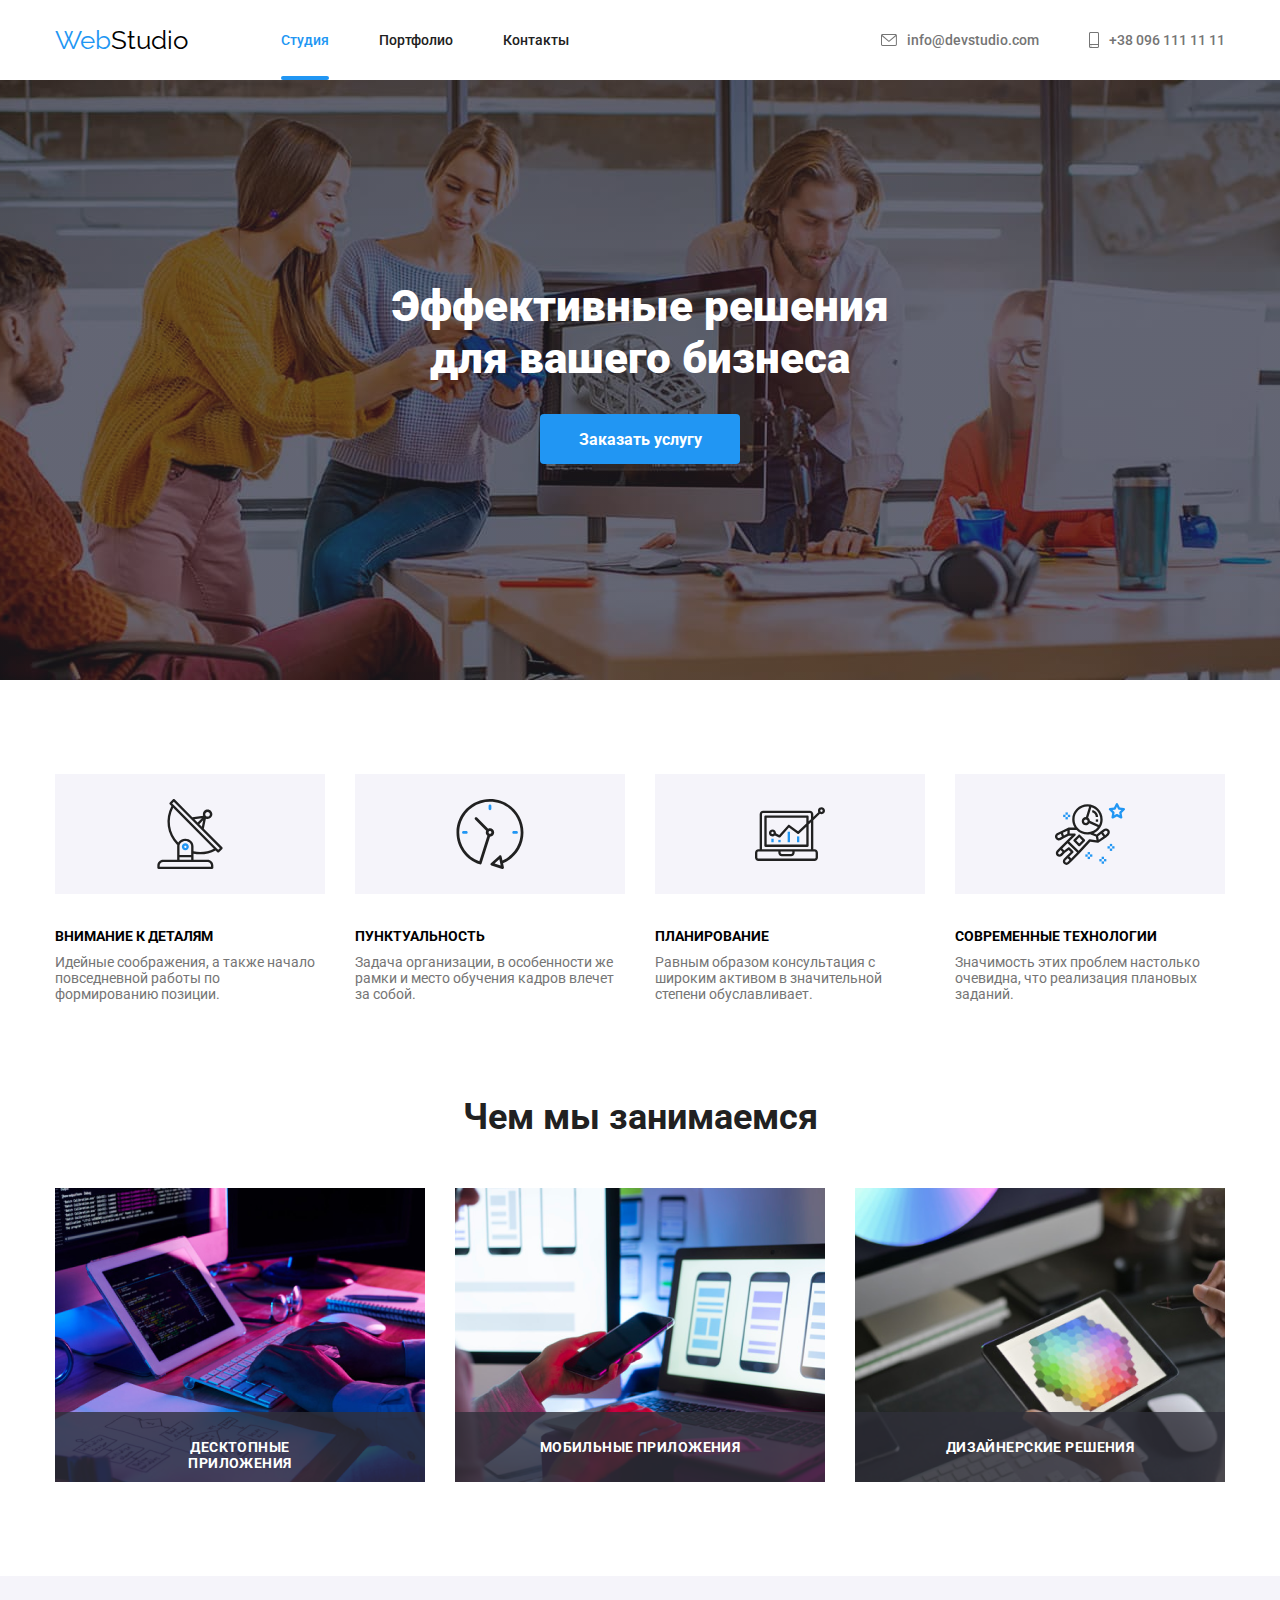
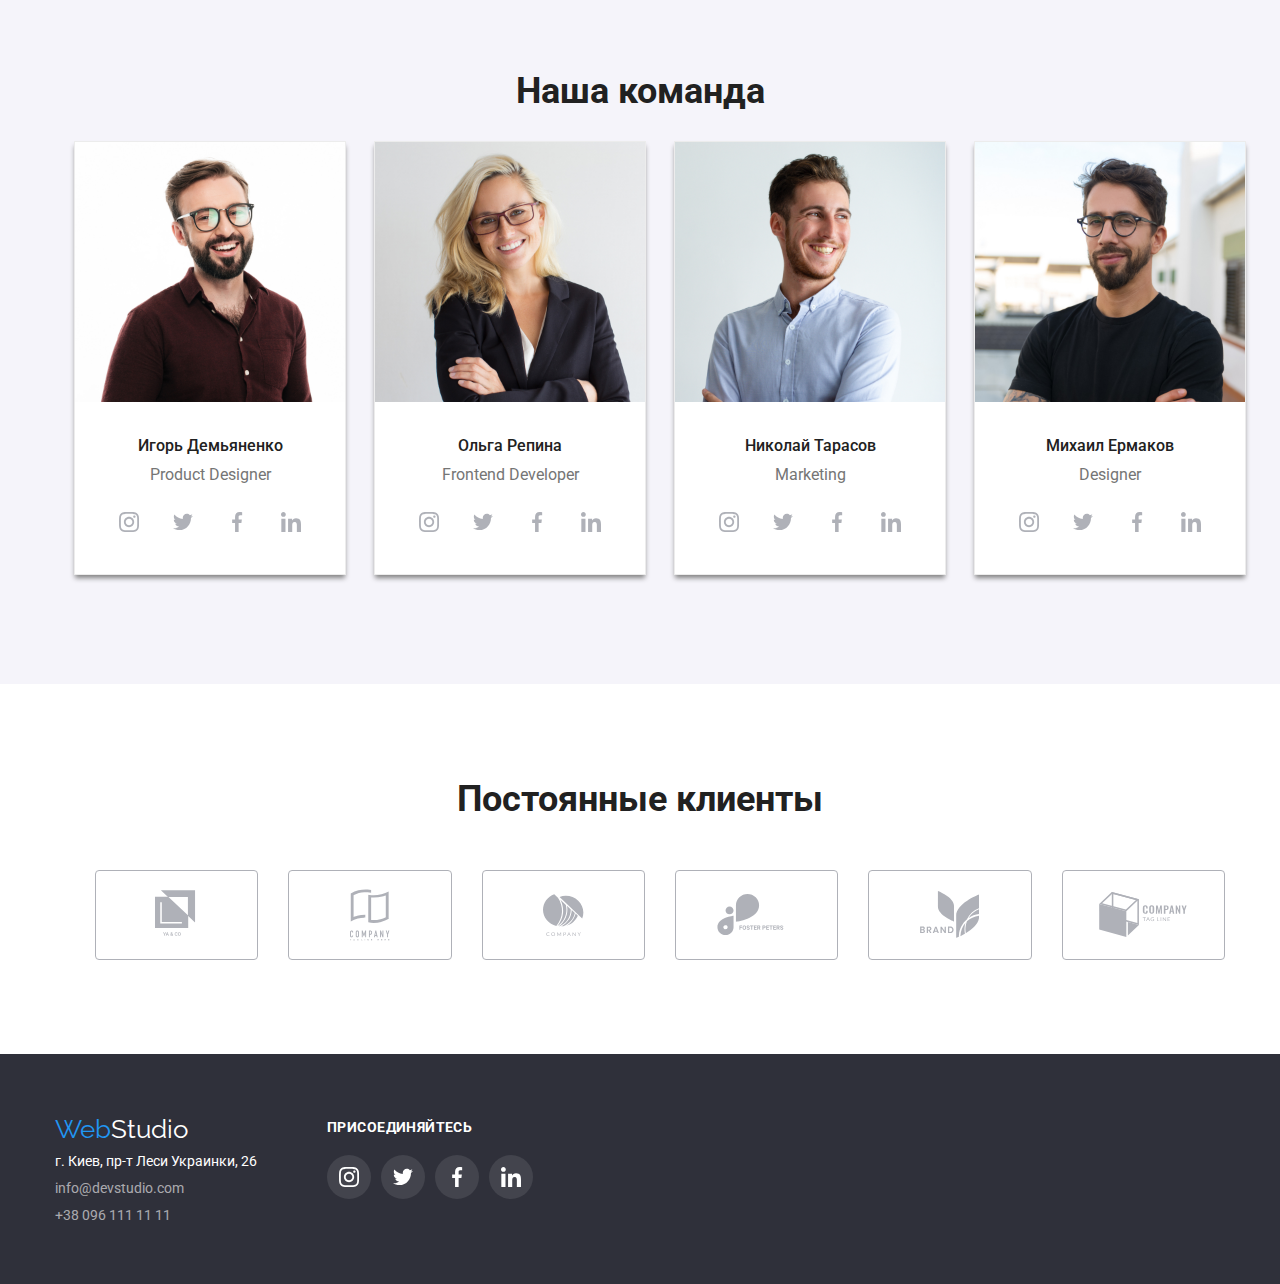
<file: index.html>
<!DOCTYPE html>
<html lang="ru">
<head>
  <meta charset="UTF-8">
  <meta name="viewport" content="width=device-width, initial-scale=1.0">
  <title>Студия</title>
  <link rel="stylesheet" href="styles.css">
<link rel="preconnect" href="https://fonts.gstatic.com">
<link href="https://fonts.googleapis.com/css2?family=Raleway:wght@700&family=Roboto:wght@400;500;700;900&display=swap"
  rel="stylesheet">
</head>
<body>
  <header id="header">
    <div class="container head">
    <nav class="logo">
    <a href="#"><span class="web">Web</span><span class="studio">Studio</span></a>
    <ul class="navigate">
    <li>
        
      <a href="index.html"class="stud" id="now-here">Студия</a>
    
    </li>
    <li><a href="portfolio.html">Портфолио</a></li>
    <li><a href="">Контакты</a></li>
    </ul>
    </nav>
    <ul class="contact">
    <li class="mail">
      <a href="mailto:info@devstudio.com">
      <svg class="mail-svg" width="16px" height=" 12px">
        <use href="./images/symbol-defs.svg#icon-mail">
        </use>
      </svg>
      info@devstudio.com</a></li>
    <li class="phone">
      <a href="callto:+380961111111">
      <svg class="phone-svg" width="10px" height=" 16px">
        <use href="./images/symbol-defs.svg#icon-phone" >
        </use>
      </svg>
     +38 096 111 11 11</a></li>
    </ul>
    </div>
  </header>
  <main>
  <section class="hero">
    <div class="container">
   <h1>Эффективные решения<br> для вашего бизнеса</h1>
     <button class="order " data-modal-open>Заказать услугу</button> 
      </div>
  </section>

  <section class="properties">
    <div class="container">
    <ul>
     
      <li><h3>ВНИМАНИЕ К ДЕТАЛЯМ</h3> <p>Идейные соображения, а также начало повседневной работы по формированию позиции.</p></li>
        <li>
          <h3>ПУНКТУАЛЬНОСТЬ</h3> <p>Задача организации, в особенности же рамки и место обучения кадров влечет за собой.</p>
        </li>
        <li>
          <h3>ПЛАНИРОВАНИЕ</h3><p>Равным образом консультация с широким активом в значительной степени обуславливает.</p> 
        </li>
        <li>
          <h3>СОВРЕМЕННЫЕ ТЕХНОЛОГИИ</h3><p>Значимость этих проблем настолько очевидна, что реализация плановых заданий.</p> 
        </li>
    </ul>
    </div>
  </section>
 
  <section class="work">
    <div class="container">
    <h2>Чем мы занимаемся</h2>
    <ul>
      <li><div class="our-works">
        <img src = "images/img.png" alt="Работа" width="370">
        <p class="example">ДЕСКТОПНЫЕ ПРИЛОЖЕНИЯ</p>
        </div>
      </li>
      <li> <div class="our-works">
        <img src="images/img2.png" alt="Работа" width="370">
        <p class="example">МОБИЛЬНЫЕ ПРИЛОЖЕНИЯ</p>
        </div>
      </li>
      <li><div class="our-works">
        <img src="images/img3.png" alt="Работа" width="370">
        <p class="example">ДИЗАЙНЕРСКИЕ РЕШЕНИЯ</p>
        </div>
      </li>
    </ul>
  </div>
  </section>

  <section class="our-team">
    <div class="container">
    <h2>
      Наша команда
    </h2>
    <ul>
      <li class="person">
        <img src="images/im1.jpg" width="270" alt="Игорь">
        <div class="card-text">
        <h3>Игорь Демьяненко</h3>
         <p>Product Designer</p>
          <ul class="icon-block">
            <li class="icon-card">
              <a href="" class="icon-link">
                <svg class="icon-svg wh" width="20px" height="20px">
                  <use href="./images/symbol-defs.svg#icon-inst">
                  </use>
                </svg>
              </a>
            </li>
            <li class="icon-card">
              <a href="" class="icon-link">
                <svg class="icon-svg wh" width="20px" height=" 16.25px">
                  <use href="./images/symbol-defs.svg#icon-twitter">
                  </use>
                </svg>
              </a>
            </li>
            <li class="icon-card">
              <a href="" class="icon-link">
                <svg class="icon-svg wh" width="10px" height="20px">
                  <use href="./images/symbol-defs.svg#icon-facebook">
                  </use>
                </svg>
              </a>
            </li>
          
            <li class="icon-card">
              <a href="" class="icon-link">
                <svg class="icon-svg wh" width="20px" height="20px">
                  <use href="./images/symbol-defs.svg#icon-linkedin">
                  </use>
                </svg>
              </a>
            </li>
          
          </ul>
         </div>
      </li>
   
      <li class="person">
        <img src="images/im2.jpg" width="270" alt="Ольга">
        <div class="card-text">
        <h3>Ольга Репина</h3>
         <p>Frontend Developer</p> 
          <ul class="icon-block">
            <li class="icon-card">
              <a  href="" class="icon-link">
                <svg class="icon-svg wh" width="20px" height="20px">
                  <use href="./images/symbol-defs.svg#icon-inst">
                  </use>
                </svg>
              </a>
            </li>
            <li class="icon-card">
              <a href="" class="icon-link">
                <svg class="icon-svg wh" width="20px" height=" 16.25px">
                  <use href="./images/symbol-defs.svg#icon-twitter">
                  </use>
                </svg>
              </a>
            </li>
            <li class="icon-card">
              <a href="" class="icon-link">
                <svg class="icon-svg wh" width="10px" height="20px">
                  <use href="./images/symbol-defs.svg#icon-facebook">
                  </use>
                </svg>
              </a>
            </li>
          
            <li class="icon-card">
              <a href="" class="icon-link">
                <svg class="icon-svg wh" width="20px" height="20px">
                  <use href="./images/symbol-defs.svg#icon-linkedin">
                  </use>
                </svg>
              </a>
            </li>
          
          </ul>
         </div>
      </li>
 
   
      <li class="person">
        <img src="images/im3.jpg" width="270" alt="Николай">
        <div class="card-text">
        <h3>Николай Тарасов</h3>
       <p>Marketing</p> 
        <ul class="icon-block">
          <li class="icon-card">
            <a href="" class="icon-link">
              <svg class="icon-svg wh" width="20px" height="20px">
                <use href="./images/symbol-defs.svg#icon-inst">
                </use>
              </svg>
            </a>
          </li>
          <li class="icon-card">
            <a href="" class="icon-link">
              <svg class="icon-svg wh" width="20px" height=" 16.25px">
                <use href="./images/symbol-defs.svg#icon-twitter">
                </use>
              </svg>
            </a>
          </li>
          <li class="icon-card">
            <a href="" class="icon-link">
              <svg class="icon-svg wh" width="10px" height="20px">
                <use href="./images/symbol-defs.svg#icon-facebook">
                </use>
              </svg>
            </a>
          </li>
        
          <li class="icon-card">
            <a href="" class="icon-link">
              <svg class="icon-svg wh" width="20px" height="20px">
                <use href="./images/symbol-defs.svg#icon-linkedin">
                </use>
              </svg>
            </a>
          </li>
        
        </ul>
       </div>
      </li>

    
      <li class="person">
        <img src="images/im4.jpg" width="270" alt="Михаил">
       <div class="card-text"> 
         <h3>Михаил Ермаков</h3>
        <p>Designer</p> 
      
      <ul class="icon-block">
        <li class="icon-card" >
          <a href="" class="icon-link">
            <svg class="icon-svg wh" width="20px" height="20px">
              <use href="./images/symbol-defs.svg#icon-inst">
              </use>
            </svg>
          </a>
        </li >
          <li class="icon-card">
            <a href="" class="icon-link">
            <svg class="icon-svg wh" width="20px" height=" 16.25px">
              <use href="./images/symbol-defs.svg#icon-twitter">
              </use>
            </svg>
          </a>
        </li>
      <li class="icon-card">
        <a href="" class="icon-link">
          <svg class="icon-svg wh" width="10px" height="20px">
            <use href="./images/symbol-defs.svg#icon-facebook">
            </use>
          </svg>
        </a>
      </li>
        
       <li class="icon-card">
        <a href="" class="icon-link">
          <svg class="icon-svg wh" width="20px" height="20px">
            <use href="./images/symbol-defs.svg#icon-linkedin">
            </use>
          </svg>
        </a>
       </li>
      
      </ul>
      </div>
      </li>
      </ul>
  </section>

  <section class="clients">
    <div class="container">
      <h2>Постоянные клиенты</h2>
      <ul class="clients-list">
        
        <li class="client-li">
          <a href="" class="clients-link">
          <svg class="clients-icon" width="44.27" height="49.23">
            <use href="./images/symbol-defs.svg#icon-logo1">
            </use>
          </svg>
        </a>
        </li>
       
       
        <li class="client-li">
          <a href="" class="clients-link">
            <svg class="clients-icon"  width="40" height="52">
              <use href="./images/symbol-defs.svg#icon-logo2">
              </use>
            </svg>
            </a>
        </li>
       
        
        <li class="client-li">
        <a href="" class="clients-link">
            <svg class="clients-icon" width="41" height="42.6">
              <use href="./images/symbol-defs.svg#icon-logo3">
              </use>
            </svg>
            </a>
        </li>
        
        
        <li class="client-li">
          <a href="" class="clients-link">
            <svg class="clients-icon" width="79.66" height="42.02">
              <use href="./images/symbol-defs.svg#icon-logo4">
              </use>
            </svg>
            </a>
        </li>
       
        
        <li class="client-li">
      <a href="" class="clients-link">
            <svg class="clients-icon" width="59" height="47">
              <use href="./images/symbol-defs.svg#icon-logo5">
              </use>
            </svg>
            </a>
        </li>
  
       
        <li class="client-li">
        <a href="" class="clients-link">
            <svg class="clients-icon" width="88.48" height="45.44">
              <use href="./images/symbol-defs.svg#icon-logo6">
              </use>
            </svg>
            </a>
        </li>
     
      </ul>
    </div>
  </section>
  </div>
  </main>

<footer id="footer">
  <div class="container">
    <div class="wrap">
      <address>
        <div class="left">
          <a href="" class="footer-logo"><span class="web">Web</span><span class="studio2">Studio</span></a>
          <p>г. Киев, пр-т Леси Украинки, 26</p>
          <a href="mailto:info@devstudio.com">info@devstudio.com</a><br>
          <a href="callto:+380961111111">+38 096 111 11 11</a>
        </div>

      </address>
      <div class="right">
        <p class=>ПРИСОЕДИНЯЙТЕСЬ</p>
        <ul class="icon-footer">
          <li class="icon-card">
            <a href="" class="icon-link deb">
              <svg class="icon-svg debb" width="20px" height="20px">
                <use href="./images/symbol-defs.svg#icon-inst">
                </use>
              </svg>
            </a>
          </li>
          <li class="icon-card">
            <a href="" class="icon-link deb">
              <svg class="icon-svg debb" width="20px" height=" 16.25px">
                <use href="./images/symbol-defs.svg#icon-twitter">
                </use>
              </svg>
            </a>
          </li>
          <li class="icon-card">
            <a href="" class="icon-link deb">
              <svg class="icon-svg debb" width="10px" height="20px">
                <use href="./images/symbol-defs.svg#icon-facebook">
                </use>
              </svg>
            </a>
          </li>

          <li class="icon-card">
            <a href="" class="icon-link deb">
              <svg class="icon-svg debb" width="20px" height="20px">
                <use href="./images/symbol-defs.svg#icon-linkedin">
                </use>
              </svg>
            </a>
          </li>
      </div>
    </div>
  </div>
</footer>
  <div class="backdrop is-hidden  " data-modal>
    <div class="modal">
      <button data-modal-close  class="close ">
<svg  width="11px" height="11px">
  <use href="./images/symbol-defs2.svg#icon-close">
  </use>
</svg>
      </button>
    </div>
  </div>
  <script src="./js/modal.js"></script>
</body>
</html>
</file>
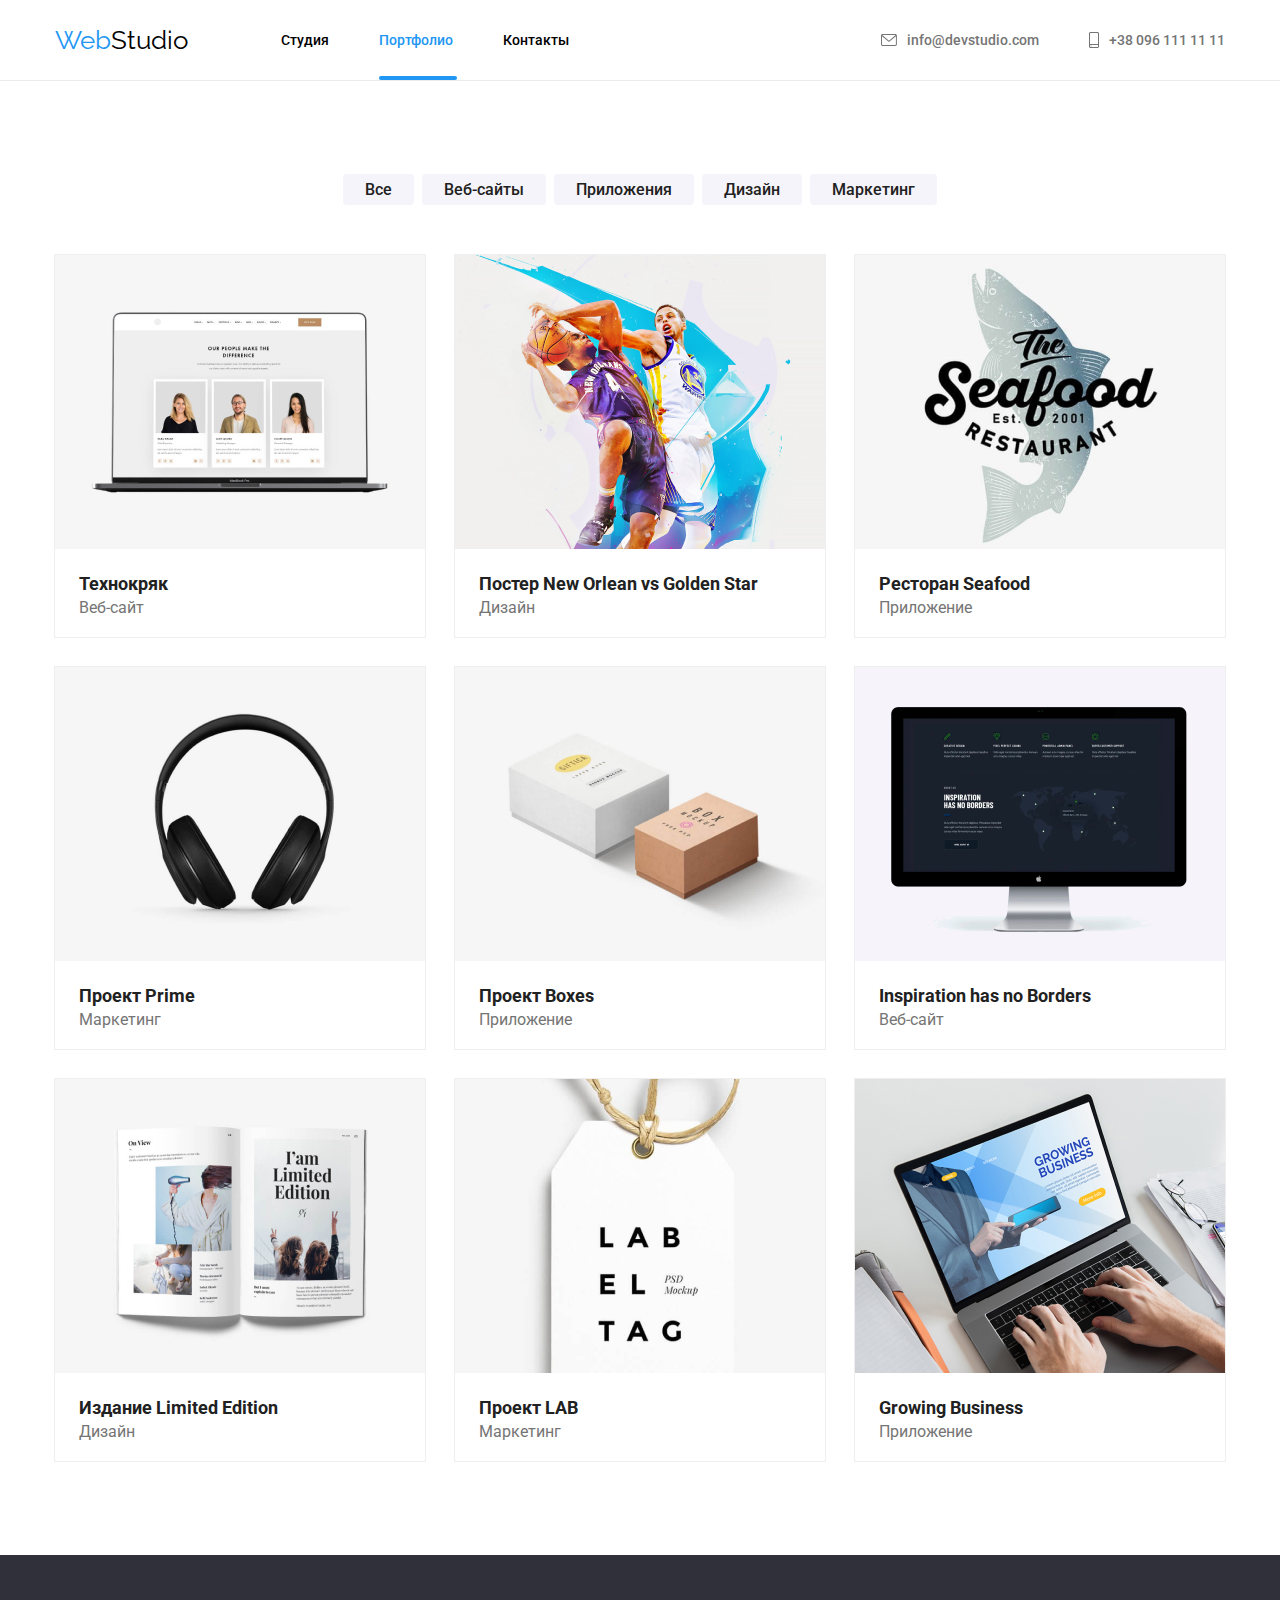
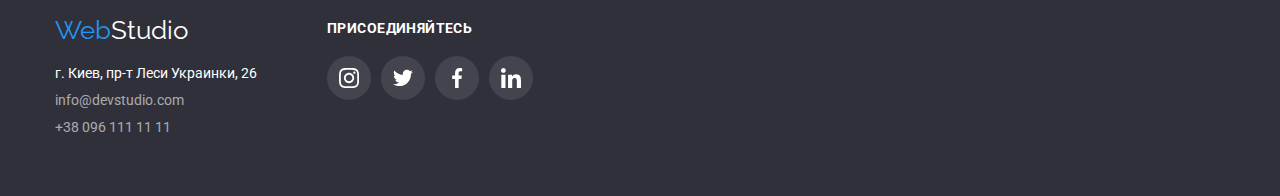
<file: portfolio.html>
<!DOCTYPE html>
<html lang="ru">

<head>
    <meta charset="UTF-8">
    <meta name="viewport" content="width=device-width, initial-scale=1.0">
    <link rel="stylesheet" href="styles2.css">
    <link rel="preconnect" href="https://fonts.gstatic.com">
    <link
        href="https://fonts.googleapis.com/css2?family=Raleway:wght@700&family=Roboto:wght@400;500;700;900&display=swap"
        rel="stylesheet">
    <title>Портфолио</title>
    <header id="header">
        <div class="container head">
            <nav class="logo">
                <a href="#"><span class="web">Web</span><span class="studio">Studio</span></a>
                <ul class="navigat">
                    <li><a href="index.html">Студия</a></li>
                    <li>
                    
                        <a id="now-here" class="here" href="portfolio.html">Портфолио</a>
                   
                </li>
                    <li><a href="">Контакты</a></li>

                </ul>
            </nav>
            <ul class="contact">
                <li class="mail">
                    <a href="mailto:info@devstudio.com">
                    <svg width="16" height="12" class="mail-svg">
                        <use href="./images/symbol-defs.svg#icon-mail"></use>
                    </svg>
                    info@devstudio.com</a></li>
                <li class="phone">
                    <a href="callto:+380961111111">
                    <svg width="10px" height="16px" class="phone-svg">
                        <use href="./images/symbol-defs.svg#icon-phone"></use>
                    </svg>
                   +38 096 111 11 11</a></li>
            </ul>
        </div>
    </header>
    <main>
            <section class="buttons">
                <div class="container">
                <ul>
                    <li><button>Все</button></li>
                    <li><button>Веб-сайты</button></li>
                    <li><button>Приложения</button></li>
                    <li><button>Дизайн</button></li>
                    <li><button>Маркетинг</button></li>
                </ul>

            <h1>Портфолио</h1>
            <div class="works">
                <ul class="examples">

                        <li> 
                            
                            <a href="" class="link-description card">
                                <div class="description">
                                    <img src="./images/01.jpg" alt="Технокряк" width="370">
                                    
                                <p class="descrip">Технокряк это современная площадка распространения коронавируса.
                                     Компании используют эту платформу для цифрового
                                шпионажа и атак на защищённые сервера конкурентов.</p>
                                </div>
                            <div class="wk">
                            <h2>Технокряк</h2>
                            <p class="works-p">Веб-сайт</p>
                            </div>
                    </a>
                    </li>
 
                        
                        <li >
                            <a href="" class="link-description card">
                                <div class="description">
                            <img src="./images/02.jpg" alt="Постер New Orlean vs Golden Star" width="370">
                            <p class="descrip">Технокряк это современная площадка распространения коронавируса.
                                Компании используют эту платформу для цифрового
                                шпионажа и атак на защищённые сервера конкурентов.</p>
                            </div>
                            <div class="wk">
                            <h2>Постер New Orlean vs Golden Star</h2>
                            <p class="works-p">Дизайн</p>
                            </div>
                             </a>
                    </li>
          
                        <li>
                            <a href="" class="link-description card">
                                <div class="description">
                                <img src="./images/03.jpg" alt="Ресторан Seafood" width="370">
                                <p class="descrip">Технокряк это современная площадка распространения коронавируса.
                                    Компании используют эту платформу для цифрового
                                    шпионажа и атак на защищённые сервера конкурентов.</p>
                                </div>
                            <div class="wk">
                            <h2>Ресторан Seafood</h2>
                            <p class="works-p">Приложение</p>
                            </div>
                    </a>
                    </li>

                        <li >
                            <a href="" class="link-description card">
                                <div class="description">
                                <img src="./images/04.jpg" alt="Проект Prime" width="370">
                                <p class="descrip">Технокряк это современная площадка распространения коронавируса.
                                    Компании используют эту платформу для цифрового
                                    шпионажа и атак на защищённые сервера конкурентов.</p>
                                </div>
                            <div class="wk">
                            <h2>Проект Prime</h2>
                            <p class="works-p">Маркетинг</p>
                            </div>
                    </a>
                    </li>
      
                        <li >
                            <a href="" class="link-description card">
                                <div class="description">
                                    <img src="./images/05.jpg" alt="Проект Boxes" width="370">
                                    <p class="descrip">Технокряк это современная площадка распространения коронавируса.
                                        Компании используют эту платформу для цифрового
                                        шпионажа и атак на защищённые сервера конкурентов.</p>
                                </div>
                            <div class="wk">
                            <h2>Проект Boxes</h2>
                            <p class="works-p">Приложение</p>
                            </div>
                    </a>
                    </li>
     
                        <li >
                            <a href="" class="link-description card">
                                <div class="description">
                                <img src="./images/06.jpg" alt="Inspiration has no Borders" width="370">
                                <p class="descrip">Технокряк это современная площадка распространения коронавируса.
                                    Компании используют эту платформу для цифрового
                                    шпионажа и атак на защищённые сервера конкурентов.</p>
                                    </div>
                            <div class="wk">
                            <h2>Inspiration has no Borders</h2>
                            <p class="works-p">Веб-сайт</p>
                            </div>
                    </a>
                    </li>
        
                        <li >
                            <a href="" class="link-description card">
                                <div class="description">
                                <img src="./images/07.jpg" alt="Издание Limited Edition" width="370">
                                <p class="descrip">Технокряк это современная площадка распространения коронавируса.
                                    Компании используют эту платформу для цифрового
                                    шпионажа и атак на защищённые сервера конкурентов.</p>
                                </div>
                            <div class="wk">
                            <h2>Издание Limited Edition</h2>
                            <p class="works-p">Дизайн</p>
                            </div>
                    </a>
                    </li>

                        <li >

                            <a href="" class="link-description card">
                                <div class="description">
                                <img src="./images/08.jpg" alt="Проект LAB" width="370">
                                <p class="descrip">Технокряк это современная площадка распространения коронавируса.
                                    Компании используют эту платформу для цифрового
                                    шпионажа и атак на защищённые сервера конкурентов.</p>
                                    </div>
                            <div class="wk">
                            <h2>Проект LAB</h2>
                            <p class="works-p">Маркетинг</p>
                            </div>
                    </a>
                    </li>
         
                        <li >
                            <a href="" class="link-description card">
                                <div class="description">
                                <img src="./images/09.jpg" alt="Growing Business" width="370">
                                <p class="descrip">Технокряк это современная площадка распространения коронавируса.
                                    Компании используют эту платформу для цифрового
                                    шпионажа и атак на защищённые сервера конкурентов.</p>
                                    </div>
                            <div class="wk">
                            <h2>Growing Business</h2>
                            <p class="works-p">Приложение</p>
                            </div>
                    </a>
                    </li>
                </ul>
            </div>
            </section>
       
    </main>
    <footer id="footer">
        <div class="container">
            <div class="wrap">
            <div class="left">
           <a href="" class="footer-logo"><span class="web">Web</span><span class="studio2">Studio</span></a>
            <address class="addres">
                <p> г. Киев, пр-т Леси Украинки, 26</p>
                <a href="mailto:info@devstudio.com">info@devstudio.com</a> <br>
                <a href="callto:+380961111111">+38 096 111 11 11</a>
                </div>
               
        </address>
        <div class="right">
            <p>ПРИСОЕДИНЯЙТЕСЬ</p>
            <ul class="icon-list">
                <li class="icon-li">
                    <a href="" class="icon-link">
                        <svg width="20px" height="20px" class="icon-svg">
                            <use href="./images/symbol-defs.svg#icon-inst"></use>
                        </svg>
                    </a>
                </li>
                <li class="icon-li">
                    <a href="" class="icon-link">
                        <svg width="20px" height=" 16.25px" class="icon-svg">
                            <use href="./images/symbol-defs.svg#icon-twitter"></use>
                        </svg>
                    </a>
                </li>
                <li class="icon-li">
                    <a href="" class="icon-link">
                        <svg width="10px" height="20px" class="icon-svg">
                            <use href="./images/symbol-defs.svg#icon-facebook"></use>
                        </svg>
                    </a>
                </li>
                <li class="icon-li">
                    <a href="" class="icon-link">
                        <svg width="20px" height="20px" class="icon-svg">
                            <use href="./images/symbol-defs.svg#icon-linkedin"></use>
                        </svg>
                    </a>
                </li>
            </ul>
        
        
        
        </div>
        </div>
      
    </footer>
</head>
</body>

</html>
</file>
<file: styles.css>
:root {
  --black: #000000;
  --blue: #2196f3;
  --grey: #757575;
  --background: #2f303a;
  --white: #ffffff;
  --text: #212121;
  --team: #f5f4fa;
  --outline: #ececec;
  --icons: #afb1b8;
}
body {
  margin: 0;
}
* {
  font-family: "Roboto", sans-serif;
}
*,
*::before,
*::after {
  box-sizing: border-box;
}
#now-here {
  color: var(--blue);
}
.head {
  display: flex;
  align-items: center;
}
.head a {
  display: inline-block;
  padding-top: 32px;
  padding-bottom: 32px;
}

a {
  text-decoration: none;
}
#header {
  display: flex;
  align-items: center;
}
#header nav {
  display: flex;
  justify-content: center;
  align-items: center;
}
.logo > a {
  margin-right: 93px;
  padding-top: 24px;
  padding-bottom: 25px;
}

.navigate {
  display: flex;
  padding-left: 0;
  margin-top: 0;
  margin-bottom: 0;
}
.navigate li:not(:last-child) {
  margin-right: 50px;
}
.contact {
  display: flex;
  padding: 0;
  margin-left: auto;
  margin-top: 0;
  margin-bottom: 0;
}

.web {
  color: var(--blue);
  font-family: "Raleway", sans-serif;
  font-size: 26px;
}

.studio {
  color: var(--black);
  font-family: "Raleway", sans-serif;
  font-size: 26px;
}
.mail a {
  display: flex;
  align-items: center;
}
.phone a {
  display: flex;
  align-items: center;
}
.navigate a {
  color: var(--text);
  font-weight: 500;
  font-size: 14px;
  transition: color 250ms cubic-bezier(0.4, 0, 0.2, 1);
}
.navigate a:hover {
  color: var(--blue);
  font-weight: 500;
  font-size: 14px;
  transform: color(var(--blue));
}

.contact li:first-child {
  margin-right: 50px;
}
.contact a {
  color: var(--grey);
  font-weight: 500;
  font-size: 14px;
  transition: color 250ms cubic-bezier(0.4, 0, 0.2, 1);
}

.contact a:hover {
  color: var(--blue);
  font-weight: 500;
  font-size: 14px;
  transform: color(var(--blue));
}
ul {
  list-style-type: none;
  font-weight: 500;
}
h1 {
  margin: 0;
}
.img {
  display: block;
}
.hero {
  margin: 0 auto;
  max-width: 1600px;
  background: var(--background);
  padding-top: 200px;
  padding-bottom: 200px;
  background-image: linear-gradient(
      to right,
      rgba(47, 48, 58, 0.4),
      rgba(47, 48, 58, 0.4)
    ),
    url(./images/back.jpg);
  background-repeat: no-repeat;
  background-position: center;
  background-size: cover;
  height: 600px;
}

.hero h1 {
  font-size: 44px;
  color: var(--white);
  font-weight: 900;
  display: flex;
  align-items: center;
  justify-content: center;
  text-align: center;
  margin-bottom: 30px;
}
.order {
  justify-content: center;
  align-items: center;
  background: var(--blue);
  color: var(--white);
  text-decoration: none;
  border: none;
  border-radius: 4px;
  font-weight: 700;
  font-size: 16px;
  display: flex;
  margin-right: auto;
  margin-left: auto;
  width: 200px;
  height: 50px;
  cursor: pointer;
}

.properties h3 {
  font-weight: 700;
  font-size: 14px;
  color: var(--black);
  margin: 0;
  margin-bottom: 10px;
}
.properties p {
  font-weight: 400;
  font-size: 14px;
  color: var(--grey);
  margin: 0px;
}
.properties {
  padding-bottom: 94px;
  padding-top: 94px;
}
.properties ul {
  padding: 0;
  display: flex;
  align-content: center;
  margin: 0;
}
.properties li::before {
  background-color: var(--team);
  content: "";
  display: inline-block;
  width: 270px;
  height: 120px;
  background-position: 50% 50%;
  background-repeat: no-repeat;
  margin-bottom: 30px;
}
.properties li:nth-child(1)::before {
  background-image: url(./images/antenna.svg);
}
.properties li:nth-child(2)::before {
  background-image: url(./images/clock.svg);
}
.properties li:nth-child(3)::before {
  background-image: url(./images/diagram.svg);
}
.properties li:nth-child(4)::before {
  background-image: url(./images/astronaut.svg);
}

.properties li {
  width: 270px;
}
.properties li:not(:last-child) {
  margin-right: 30px;
}
.work {
  padding-bottom: 94px;
}
.work h2 {
  display: flex;
  justify-content: center;
  margin: 0px;
  margin-bottom: 50px;
  font-weight: 700;
  font-size: 36px;
  color: var(--text);
}
.work ul {
  align-content: center;
  display: flex;
  justify-content: center;
  padding: 0px;
  margin-top: 0;
  margin-bottom: 0;
}
.work li:not(:last-child) {
  margin-right: 30px;
}
.our-works {
  position: relative;
  height: 294px;
}
.our-works::before {
  position: absolute;
  content: "";
  width: 370px;
  height: 70px;
  background-color: #2f303a;
  opacity: 0.8;
  bottom: 0;
  right: 0;
}
.example {
  position: absolute;
  bottom: 0;
  left: 50%;
  transform: translate(-50%, 0);
  width: 205px;
  height: 16px;
  margin: 0;
  margin-bottom: 27px;

  font-family: Roboto;
  font-size: 14px;
  font-style: normal;
  font-weight: 700;
  line-height: 16px;
  letter-spacing: 0.03em;
  text-align: center;
  color: white;
}
.our-team {
  padding-top: 94px;
  padding-bottom: 94px;
  background-color: var(--team);
}

.our-team ul {
  display: flex;
  align-content: center;

  justify-content: center;
}
.person {
  box-shadow: 0px 4px 5px grey;
  margin-right: 30px;
  width: 270px;
  outline: 1px solid var(--outline);
  background-color: white;
}
.person:last-child {
  margin-right: 0;
  outline: 1px solid var(--outline);
  background-color: white;
}
.our-team h2 {
  font-weight: 700;
  font-size: 36px;
  color: var(--text);
  margin-top: 0;

  display: flex;
  justify-content: center;
}
.our-team h3 {
  font-weight: 500;
  font-size: 16px;
  color: var(--text);
  margin: 0;
  text-align: center;
}
.card-text {
  padding-bottom: 30px;
  padding-top: 30px;
  padding-left: 32px;
  padding-right: 32px;
}
.our-team p {
  margin: 0;
  margin-top: 10px;
  font-weight: 400;
  font-size: 16px;
  color: var(--grey);

  text-align: center;
}
.clients {
  padding-top: 94px;
  padding-bottom: 94px;
}

.studio2 {
  color: var(--white);
  font-family: "Raleway", sans-serif;
  font-size: 26px;
}
#footer {
  background: var(--background);
  padding-top: 60px;
  padding-bottom: 60px;
}
address p {
  color: var(--white);
  font-weight: 400;
  font-size: 14px;
  font-style: normal;
}

address a {
  color: rgba(255, 255, 255, 0.6);
  font-weight: 400;
  font-size: 14px;
  font-style: normal;
}

.footer-logo {
  display: block;
  margin-bottom: 20px;
}
address p {
  display: flex;
  margin-bottom: 9px;
  margin-top: 0;
}

address a:not(:last-child) {
  display: inline-block;
  margin-bottom: 9px;
}

.container {
  width: 1200px;
  padding: 0 15px;
  box-sizing: border-box;
  margin-left: auto;
  margin-right: auto;
}
.icon-block {
  padding: 0;
  margin-top: 16px;
}

.icon-card {
  color: var(--background);
  width: 44px;
  height: 44px;
  margin-right: 10px;
}
.icon-card:last-child {
  margin-right: 0;
}

.icon-svg {
  width: 20px;
  height: 20px;
  fill: var(--icons);
}

.icon-link {
  display: flex;
  align-items: center;
  justify-content: center;
  border-radius: 50%;
  width: 44px;
  height: 44px;
  transition: background-color 250ms cubic-bezier(0.4, 0, 0.2, 1);
}
.wh {
  transition: fill 250ms cubic-bezier(0.4, 0, 0.2, 1);
}
.icon-link:hover {
  background-color: var(--blue);
}

.icon-link:hover .wh {
  fill: var(--white);
}

.clients ul {
  display: flex;
}
.clients h2 {
  margin: 0;
  font-weight: 700;
  font-size: 36px;
  color: var(--text);
  margin-bottom: 50px;
  text-align: center;
}
.clients-list {
  margin: 0;
}
.client-li {
  width: 170px;
  height: 90px;
  border: 1px solid var(--icons);
  border-radius: 4px;
  margin-right: 30px;
  display: flex;
  align-items: center;
  justify-content: center;
  transition: border 250ms cubic-bezier(0.4, 0, 0.2, 1);
}
.client-li:last-child {
  margin-right: 0;
}
.client-li:hover {
  border: 1px solid var(--blue);
}
.clients-icon {
  fill: var(--icons);
  transition: fill 250ms cubic-bezier(0.4, 0, 0.2, 1);
}

.clients-link {
  display: flex;
  align-items: center;
  justify-content: center;
}

.client-li:hover .clients-icon {
  fill: var(--blue);
}
.icon-footer {
  display: flex;
  padding: 0;
}

address {
  display: flex;
}
.right {
  margin-left: 70px;
}
.right p {
  margin-bottom: 20px;
  font-family: Roboto;
  font-size: 14px;
  font-style: normal;
  font-weight: 700;
  line-height: 16px;
  letter-spacing: 0.03em;
  text-align: left;
  margin-top: 5px;
  color: var(--white);
}
.icon-footer {
  margin: 0;
}

.deb {
  background-color: #43444d;
}

.debb {
  fill: white;
}

.tt:hover .deb {
  background-color: var(--blue);
}

.mail-svg {
  fill: var(--grey);
  margin-right: 10px;
  transition: fill 250ms cubic-bezier(0.4, 0, 0.2, 1);
}
.mail:hover .mail-svg {
  fill: var(--blue);
}

.phone-svg {
  fill: var(--grey);
  margin-right: 10px;
  transition: fill 250ms cubic-bezier(0.4, 0, 0.2, 1);
}

.phone:hover .phone-svg {
  fill: var(--blue);
}

.icon-card {
  width: 44px;
  height: 44px;
}

.backdrop {
  position: fixed;
  top: 0;
  left: 0;
  width: 100%;
  height: 100%;
  background-color: rgb(0, 0, 0, 0.5);
  opacity: 1;
  transition: opacity 250ms cubic-bezier(0.4, 0, 0.2, 1);
}
.backdrop.is-hidden {
  opacity: 0;
  pointer-events: none;
}

.backdrop.is-hidden .modal {
  transform: translate(-50%, -50%) scale(0.6);
}

.modal {
  position: absolute;
  left: 50%;
  top: 50%;
  transform: translate(-50%, -50%) scale(1);
  width: 528px;
  height: 581px;
  background-color: white;
  opacity: 1;
  transition: transform 250ms cubic-bezier(0.4, 0, 0.2, 1);
}

.close {
  position: absolute;
  top: 8px;
  right: 8px;
  width: 30px;
  height: 30px;
  border-radius: 50%;
  border: 1px solid rgba(0, 0, 0, 0.1);
  fill: var(--black);
  cursor: pointer;
  background-color: var(--white);
}

.stud {
  position: relative;
}

.stud::before {
  display: inline-block;
  position: absolute;
  content: "";
  width: 100%;
  height: 4px;
  background-color: var(--blue);
  bottom: 0;
  border-radius: 5px;
}

.wrap {
  display: flex;
}
</file>
<file: styles2.css>
:root {
  --black: #000000;
  --blue: #2196f3;
  --grey: #757575;
  --footer: #2f303a;
  --white: #ffffff;
  --button-background: #f5f4fa;
  --button-text: #212121;
  --outline: #ececec;
}
*,
*::before,
*::after {
  box-sizing: border-box;
}
* {
  font-family: "Roboto", sans-serif;
}

ul {
  list-style-type: none;
}
body {
  margin: 0px;
}
#header {
  outline: 1px solid #ececec;
}
.head {
  display: flex;
}

.head a {
  display: inline-block;
  padding-top: 32px;
  padding-bottom: 32px;
}
.head nav {
  display: flex;
  flex-direction: row;
  align-items: center;
}
.logo > a {
  margin-right: 93px;
  padding-top: 24px;
  padding-bottom: 25px;
}
.navigat a {
  color: var(--black);
  font-weight: 500;
  font-size: 14px;
  transition: color 250ms cubic-bezier(0.4, 0, 0.2, 1);
}
.navigat a:hover {
  color: var(--blue);
  font-size: 14px;
  transform: color(var(--blue));
}

.navigat {
  display: flex;
  padding: 0;
  margin-top: 0;
  margin-bottom: 0;
}

.navigat li:not(:last-child) {
  margin-right: 50px;
}
.web {
  color: var(--blue);
  font-family: "Raleway", sans-serif;
  font-size: 26px;
}

.studio {
  color: var(--black);
  font-family: "Raleway", sans-serif;
  font-size: 26px;
}

a {
  text-decoration: none;
}

#now-here {
  color: var(--blue);
  font-weight: 500;
  font-size: 14px;
}
.here {
  position: relative;
}
.here::before {
  position: absolute;
  content: "";
  height: 4px;
  width: 78px;
  background-color: var(--blue);
  bottom: 0;
  border-radius: 5px;
}
.mail-svg {
  fill: var(--grey);
  margin-right: 10px;
  transition: fill 250ms cubic-bezier(0.4, 0, 0.2, 1);
}
.mail:hover .mail-svg {
  fill: var(--blue);
}
.contact a {
  color: var(--grey);
  font-weight: 500;
  font-size: 14px;
  transition: color 250ms cubic-bezier(0.4, 0, 0.2, 1);
}

.contact a:hover {
  color: var(--blue);
  font-weight: 500;
  font-size: 14px;
  transform: color(var(--blue));
}
.mail a {
  display: flex;
  align-items: center;
}
.phone a {
  display: flex;
  align-items: center;
}
.phone-svg {
  fill: var(--grey);
  margin-right: 10px;
  transition: fill 250ms cubic-bezier(0.4, 0, 0.2, 1);
}
.phone:hover .phone-svg {
  fill: var(--blue);
}

.contact {
  display: flex;
  padding: 0;
  margin-left: auto;
  margin-top: 0;
  margin-bottom: 0;
}

.contact li:first-child {
  margin-right: 50px;
}
h1 {
  display: none;
}

.buttons li:last-child {
  margin-right: 0px;
}
.buttons li {
  margin-right: 8px;
}
.buttons {
  padding-top: 94px;
  padding-bottom: 94px;
}
.buttons ul {
  display: flex;
  flex-direction: row;
  justify-content: center;
  padding-left: 0;
  margin-left: 0;
  margin-top: 0;
  margin-bottom: 50px;
}

.buttons button {
  background-color: var(--button-background);
  color: var(--button-text);
  text-decoration: none;
  border: none;
  font-weight: 500;
  font-size: 16px;
  padding: 6px 22px;
  border-radius: 4px;
  transition: color 250ms cubic-bezier(0.4, 0, 0.2, 1),
    background-color 250ms cubic-bezier(0.4, 0, 0.2, 1),
    box-shadow 250ms cubic-bezier(0.4, 0, 0.2, 1);
}

.buttons button:focus {
  background: var(--blue);
  color: var(--white);
  text-decoration: none;
  border: none;
  font-weight: 500;
  font-size: 16px;
  box-shadow: 0px 2px 2px 0px rgba(0, 0, 0, 0.12),
    0px 1px 2px 0px rgba(0, 0, 0, 0.08), 0px 3px 1px 0px rgba(0, 0, 0, 0.1);
  cursor: pointer;
}
.buttons button:hover {
  background: var(--blue);
  color: var(--white);
  text-decoration: none;
  border: none;
  font-weight: 500;
  font-size: 16px;
  box-shadow: 0px 2px 2px 0px rgba(0, 0, 0, 0.12),
    0px 1px 2px 0px rgba(0, 0, 0, 0.08), 0px 3px 1px 0px rgba(0, 0, 0, 0.1);
  cursor: pointer;
}

.works ul {
  display: flex;
  flex-wrap: wrap;
  padding: 0px;
  justify-content: center;
  margin-bottom: 0;
  margin-top: 0;
}

.works li {
  margin: 0;
  margin-bottom: 30px;
  outline: 1px solid #eeeeee;
}
.works li:nth-child(3n + 2) {
  margin: 0 30px 30px;
}
.works li:nth-child(n + 7) {
  margin-bottom: 0;
}
.wk {
  padding-top: 20px;
  padding-bottom: 20px;

  padding-right: 24px;
  padding-left: 24px;
}
.examples h2 {
  color: var(--button-text);
  font-weight: 700;
  font-size: 18px;

  margin-bottom: 0px;
  margin-top: 0;
}
.works-p {
  color: var(--grey);
  font-weight: 400;
  font-size: 16px;
  margin-top: 4px;
  margin-bottom: 0px;
}

.studio2 {
  color: var(--white);
  font-family: "Raleway", sans-serif;
  font-size: 26px;
}

.addres p {
  color: var(--white);
  font-weight: 400;
  font-size: 14px;
  font-style: normal;
}

.addres a {
  color: rgba(255, 255, 255, 0.6);
  font-weight: 400;
  font-size: 14px;
  font-style: normal;
}
#footer {
  background: var(--footer);
  padding-top: 60px;
  padding-bottom: 60px;
}

.footer-logo {
  display: block;
  margin-bottom: 20px;
}

.addres p {
  display: flex;
  margin-bottom: 9px;
  margin-top: 0;
}

.addres a:not(:last-child) {
  display: inline-block;
  margin-bottom: 9px;
}

.container {
  width: 1200px;
  padding: 0 15px;
  box-sizing: border-box;
  margin-left: auto;
  margin-right: auto;
}

.wrap {
  display: flex;
}

.right {
  margin-left: 70px;
}
.right p {
  margin: 0;
}
.card {
  display: block;
  transition: box-shadow 250ms cubic-bezier(0.4, 0, 0.2, 1);
}
.card:hover {
  box-shadow: 1px 4px 6px 0px rgba(0, 0, 0, 0.16),
    0px 4px 4px 0px rgba(0, 0, 0, 0.06), 0px 1px 1px 0px rgba(0, 0, 0, 0.12);
}

.right p {
  font-family: Roboto;
  font-size: 14px;
  font-style: normal;
  font-weight: 700;
  line-height: 16px;
  letter-spacing: 0.03em;
  text-align: left;
  color: white;
  margin-bottom: 20px;
  margin-top: 5px;
}

.icon-list {
  display: flex;
  padding: 0;
}
.icon-svg {
  fill: white;
  width: 20px;
  height: 20px;
}
.icon-link {
  width: 44px;
  height: 44px;
  border-radius: 50%;
  align-items: center;
  justify-content: center;
  background-color: #43444d;
  display: flex;
  margin-right: 10px;
  transition: background-color 250ms cubic-bezier(0.4, 0, 0.2, 1);
}

.icon-link:hover {
  background-color: var(--blue);
}
.description {
  position: relative;
  overflow: hidden;
}
.descrip {
  position: absolute;
  transform: translate(-50%, 150%);
  top: 50%;
  left: 50%;
  color: white;
  width: 322px;
  height: 168px;
  margin: 0;
  font-family: Roboto;
  font-size: 18px;
  font-style: normal;
  font-weight: 400;
  line-height: 28px;
  letter-spacing: 0.03em;
  transition: 250ms transform cubic-bezier(0.4, 0, 0.2, 1);
}

.description::before {
  position: absolute;
  content: "";
  width: 100%;
  height: 100%;
  top: 0;
  left: 0;
  background-color: var(--blue);
  transition: 250ms transform cubic-bezier(0.4, 0, 0.2, 1);
  transform: translateY(100%);
}
.link-description:hover .descrip {
  transform: translate(-50%, -50%);
}
.link-description:hover .description::before {
  opacity: 0.9;
  transform: translateY(0%);
}
</file>
